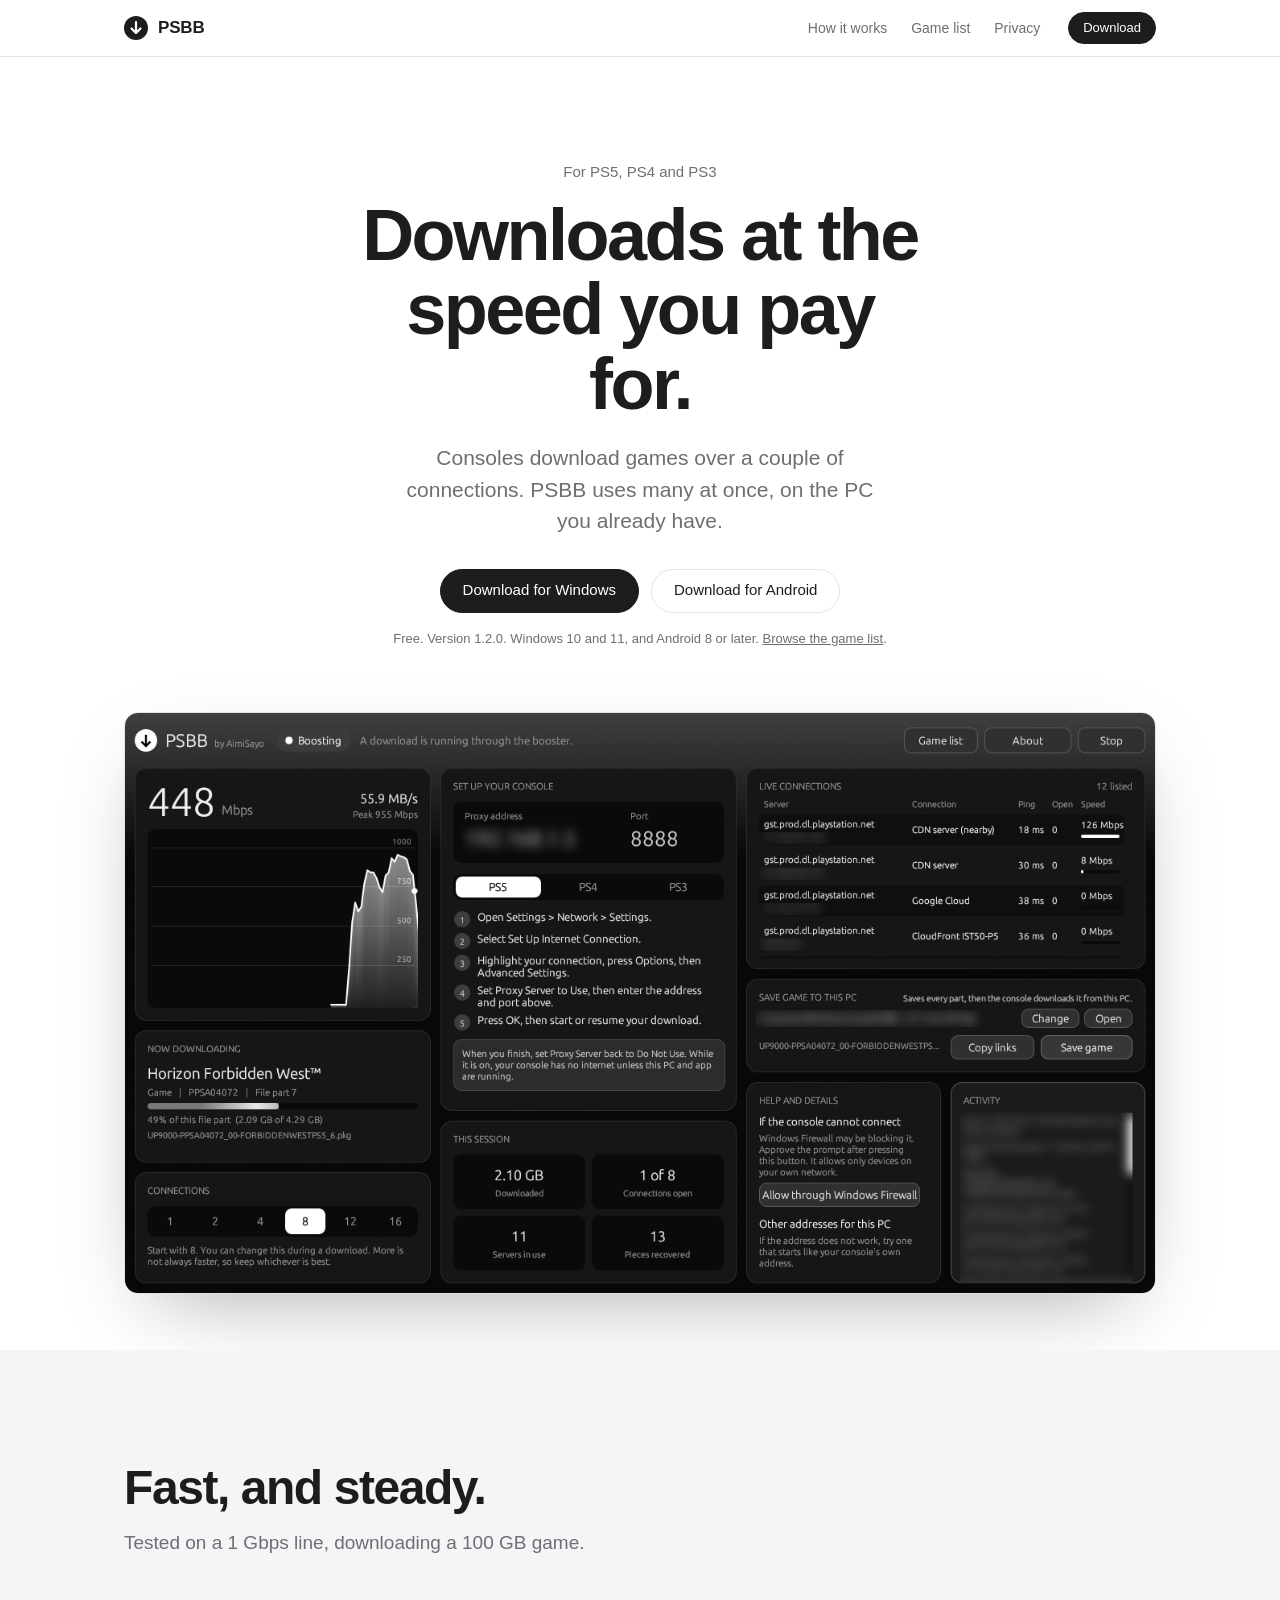
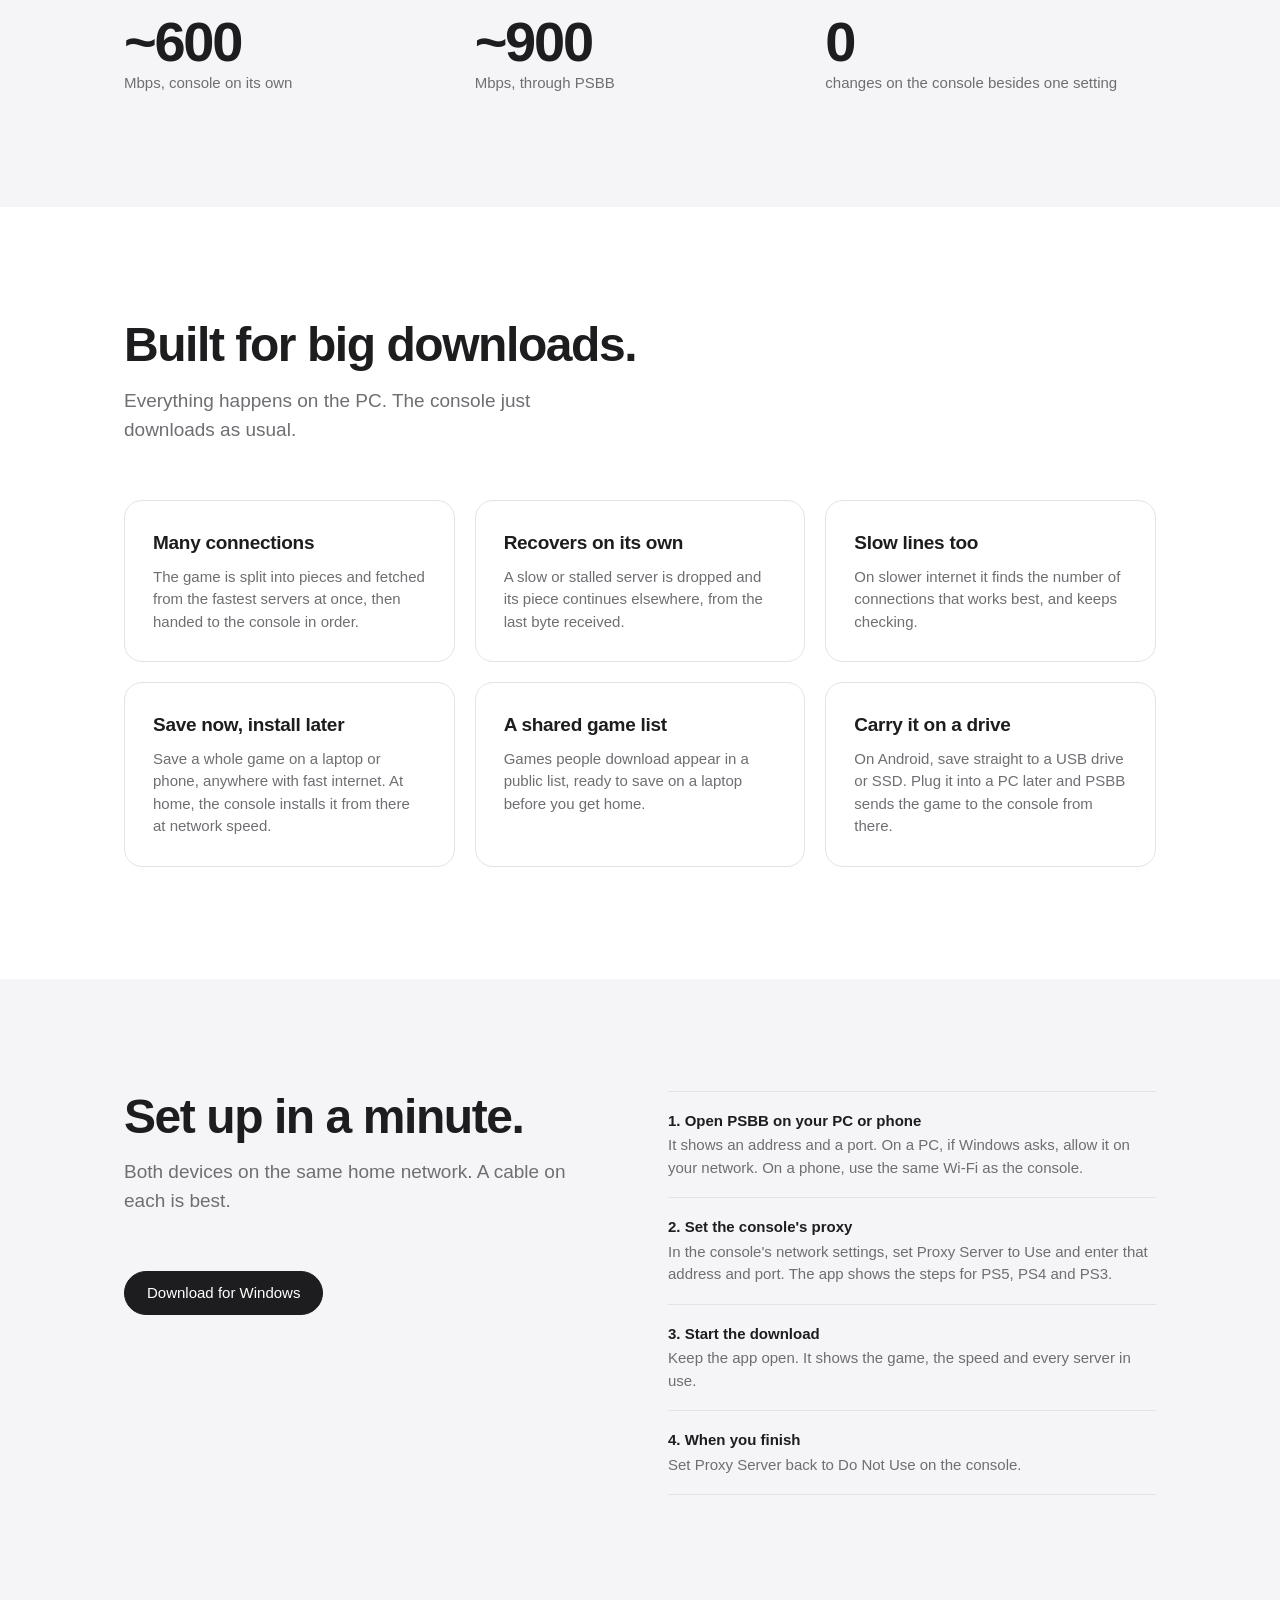
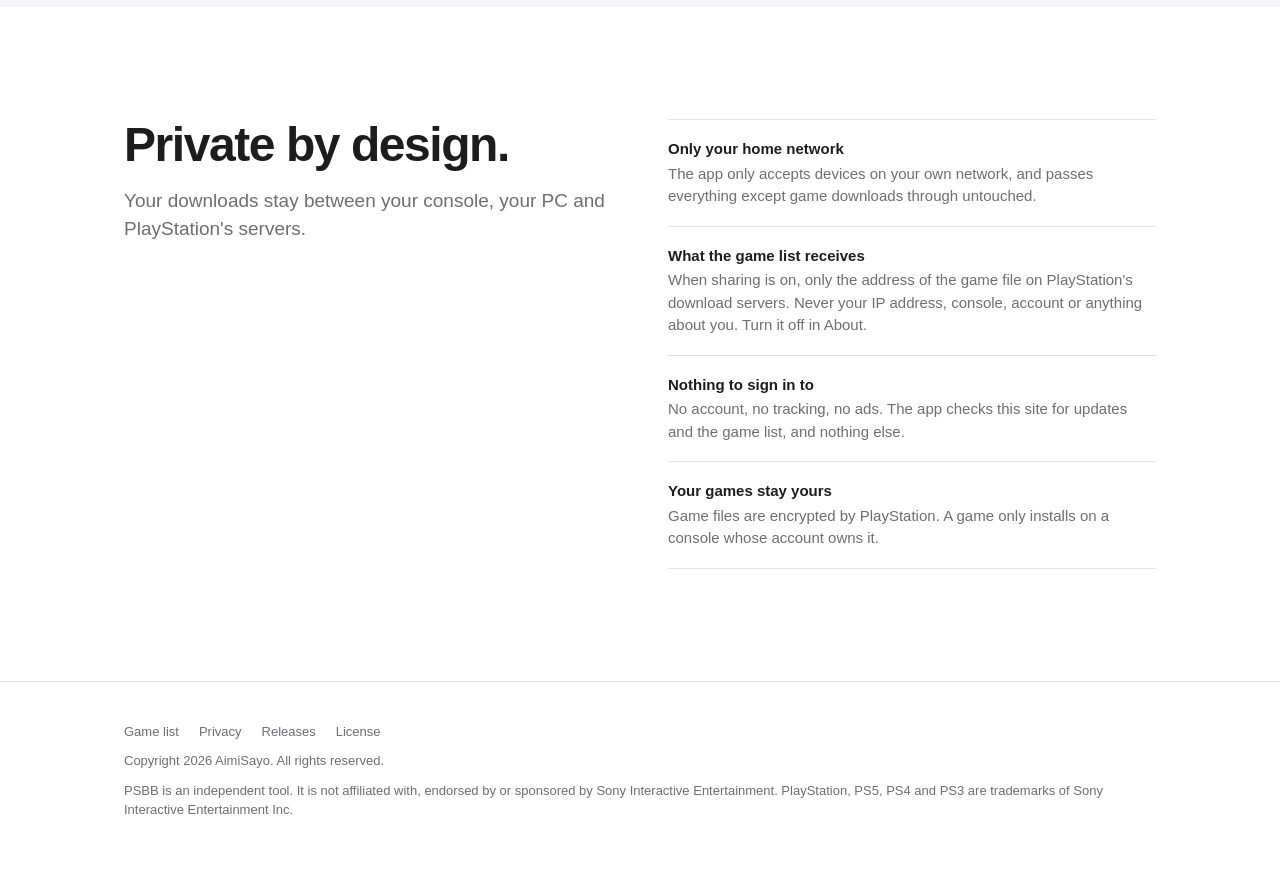
<file: docs/index.html>
<!doctype html>
<html lang="en">
<head>
<meta charset="utf-8">
<meta name="viewport" content="width=device-width, initial-scale=1">
<title>PSBB: faster console downloads</title>
<meta name="description" content="PSBB is a free Windows app that speeds up PS5, PS4 and PS3 game downloads by fetching them over many connections, and can save a game on a PC to install later.">
<link rel="icon" href="favicon.svg" type="image/svg+xml">
<link rel="stylesheet" href="style.css">
<meta name="theme-color" content="#000000">
<link rel="canonical" href="https://psbb.aimisayo.com/">
<meta property="og:type" content="website">
<meta property="og:site_name" content="PSBB">
<meta property="og:title" content="PSBB: faster console downloads">
<meta property="og:description" content="Free app for Windows and Android that speeds up PS5, PS4 and PS3 game downloads, and saves games to install later.">
<meta property="og:url" content="https://psbb.aimisayo.com/">
<meta property="og:image" content="https://psbb.aimisayo.com/assets/og.png">
<meta property="og:image:width" content="1200">
<meta property="og:image:height" content="630">
<meta property="og:image:alt" content="PSBB: downloads at the speed you pay for.">
<meta name="twitter:card" content="summary_large_image">
<meta name="twitter:title" content="PSBB: faster console downloads">
<meta name="twitter:description" content="Free app for Windows and Android that speeds up PS5, PS4 and PS3 game downloads, and saves games to install later.">
<meta name="twitter:image" content="https://psbb.aimisayo.com/assets/og.png">
</head>
<body>
<header class="nav">
  <div class="wrap">
    <a class="brand" href="./"><svg viewBox="0 0 24 24" aria-hidden="true"><circle cx="12" cy="12" r="12" fill="currentColor"/><path d="M12 6v11M7.5 12.5 12 17l4.5-4.5" stroke="var(--bg)" stroke-width="2.2" fill="none" stroke-linecap="round" stroke-linejoin="round"/></svg>PSBB</a>
    <nav class="nav-links">
      <a href="#how" class="hide-sm">How it works</a>
      <a href="games.html">Game list</a>
      <a href="#privacy" class="hide-sm">Privacy</a>
    </nav>
    <a class="button" href="https://github.com/AIMI-SAYO/psbb/releases/latest/download/PSBB.exe">Download</a>
  </div>
</header>

<main>
  <section class="hero">
    <div class="wrap">
      <p class="eyebrow">For PS5, PS4 and PS3</p>
      <h1>Downloads at the speed you pay for.</h1>
      <p class="lead">Consoles download games over a couple of connections. PSBB uses many at once, on the PC you already have.</p>
      <div class="actions">
        <a class="button" href="https://github.com/AIMI-SAYO/psbb/releases/latest/download/PSBB.exe">Download for Windows</a>
        <a class="button quiet" href="https://github.com/AIMI-SAYO/psbb/releases/latest/download/PSBB.apk">Download for Android</a>
      </div>
      <p class="fine">Free. Version <span id="ver">1.2.0</span>. Windows 10 and 11, and Android 8 or later. <a href="games.html">Browse the game list</a>.</p>
      <div class="shot"><img src="assets/app.png" width="1280" height="720" alt="The PSBB window during a download, showing speed, the game, live connections and the setup steps"></div>
    </div>
  </section>

  <section class="block soft">
    <div class="wrap">
      <h2>Fast, and steady.</h2>
      <p class="section-lead">Tested on a 1 Gbps line, downloading a 100 GB game.</p>
      <div class="figures">
        <div class="figure"><strong>~600</strong><span>Mbps, console on its own</span></div>
        <div class="figure"><strong>~900</strong><span>Mbps, through PSBB</span></div>
        <div class="figure"><strong>0</strong><span>changes on the console besides one setting</span></div>
      </div>
    </div>
  </section>

  <section class="block">
    <div class="wrap">
      <h2>Built for big downloads.</h2>
      <p class="section-lead">Everything happens on the PC. The console just downloads as usual.</p>
      <div class="grid">
        <div class="tile"><h3>Many connections</h3><p>The game is split into pieces and fetched from the fastest servers at once, then handed to the console in order.</p></div>
        <div class="tile"><h3>Recovers on its own</h3><p>A slow or stalled server is dropped and its piece continues elsewhere, from the last byte received.</p></div>
        <div class="tile"><h3>Slow lines too</h3><p>On slower internet it finds the number of connections that works best, and keeps checking.</p></div>
        <div class="tile"><h3>Save now, install later</h3><p>Save a whole game on a laptop or phone, anywhere with fast internet. At home, the console installs it from there at network speed.</p></div>
        <div class="tile"><h3>A shared game list</h3><p>Games people download appear in a public list, ready to save on a laptop before you get home.</p></div>
        <div class="tile"><h3>Carry it on a drive</h3><p>On Android, save straight to a USB drive or SSD. Plug it into a PC later and PSBB sends the game to the console from there.</p></div>
      </div>
    </div>
  </section>

  <section class="block soft" id="how">
    <div class="wrap split">
      <div>
        <h2>Set up in a minute.</h2>
        <p class="section-lead">Both devices on the same home network. A cable on each is best.</p>
        <a class="button" href="https://github.com/AIMI-SAYO/psbb/releases/latest/download/PSBB.exe">Download for Windows</a>
      </div>
      <ul class="list">
        <li><b>1. Open PSBB on your PC or phone</b>It shows an address and a port. On a PC, if Windows asks, allow it on your network. On a phone, use the same Wi-Fi as the console.</li>
        <li><b>2. Set the console's proxy</b>In the console's network settings, set Proxy Server to Use and enter that address and port. The app shows the steps for PS5, PS4 and PS3.</li>
        <li><b>3. Start the download</b>Keep the app open. It shows the game, the speed and every server in use.</li>
        <li><b>4. When you finish</b>Set Proxy Server back to Do Not Use on the console.</li>
      </ul>
    </div>
  </section>

  <section class="block" id="privacy">
    <div class="wrap split">
      <div>
        <h2>Private by design.</h2>
        <p class="section-lead">Your downloads stay between your console, your PC and PlayStation's servers.</p>
      </div>
      <ul class="list">
        <li><b>Only your home network</b>The app only accepts devices on your own network, and passes everything except game downloads through untouched.</li>
        <li><b>What the game list receives</b>When sharing is on, only the address of the game file on PlayStation's download servers. Never your IP address, console, account or anything about you. Turn it off in About.</li>
        <li><b>Nothing to sign in to</b>No account, no tracking, no ads. The app checks this site for updates and the game list, and nothing else.</li>
        <li><b>Your games stay yours</b>Game files are encrypted by PlayStation. A game only installs on a console whose account owns it.</li>
      </ul>
    </div>
  </section>
</main>

<footer>
  <div class="wrap">
    <nav><a href="games.html">Game list</a><a href="#privacy">Privacy</a><a href="https://github.com/AIMI-SAYO/psbb/releases">Releases</a><a href="https://github.com/AIMI-SAYO/psbb/blob/main/LICENSE">License</a></nav>
    <div>Copyright 2026 AimiSayo. All rights reserved.</div>
    <div>PSBB is an independent tool. It is not affiliated with, endorsed by or sponsored by Sony Interactive Entertainment. PlayStation, PS5, PS4 and PS3 are trademarks of Sony Interactive Entertainment Inc.</div>
  </div>
</footer>
<script>
fetch("version.json").then(r => r.json()).then(v => { if (v.version) document.getElementById("ver").textContent = v.version; }).catch(() => {});
</script>
</body>
</html>
</file>
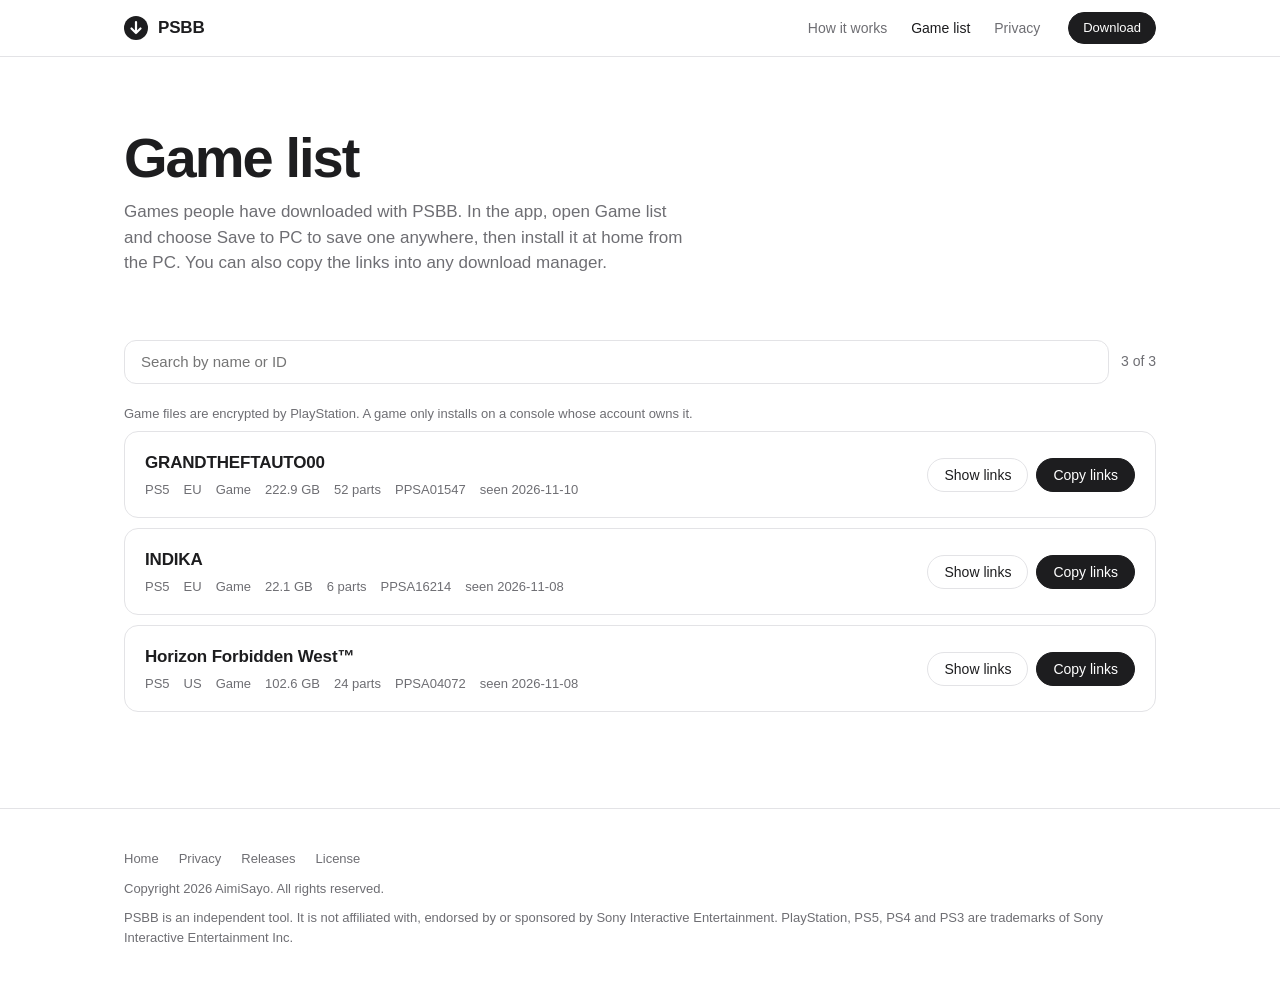
<file: docs/games.html>
<!doctype html>
<html lang="en">
<head>
<meta charset="utf-8">
<meta name="viewport" content="width=device-width, initial-scale=1">
<title>Game list | PSBB</title>
<meta name="description" content="Games people have downloaded with PSBB, with their file links, ready to save on a PC.">
<link rel="icon" href="favicon.svg" type="image/svg+xml">
<link rel="stylesheet" href="style.css">
<meta name="theme-color" content="#000000">
<link rel="canonical" href="https://psbb.aimisayo.com/games.html">
<meta property="og:type" content="website">
<meta property="og:site_name" content="PSBB">
<meta property="og:title" content="Game list | PSBB">
<meta property="og:description" content="Games people have downloaded with PSBB, ready to save on a PC or phone and install at home.">
<meta property="og:url" content="https://psbb.aimisayo.com/games.html">
<meta property="og:image" content="https://psbb.aimisayo.com/assets/og.png">
<meta property="og:image:width" content="1200">
<meta property="og:image:height" content="630">
<meta property="og:image:alt" content="PSBB: downloads at the speed you pay for.">
<meta name="twitter:card" content="summary_large_image">
<meta name="twitter:title" content="Game list | PSBB">
<meta name="twitter:description" content="Games people have downloaded with PSBB, ready to save on a PC or phone and install at home.">
<meta name="twitter:image" content="https://psbb.aimisayo.com/assets/og.png">
</head>
<body>
<header class="nav">
  <div class="wrap">
    <a class="brand" href="./"><svg viewBox="0 0 24 24" aria-hidden="true"><circle cx="12" cy="12" r="12" fill="currentColor"/><path d="M12 6v11M7.5 12.5 12 17l4.5-4.5" stroke="var(--bg)" stroke-width="2.2" fill="none" stroke-linecap="round" stroke-linejoin="round"/></svg>PSBB</a>
    <nav class="nav-links">
      <a href="./#how" class="hide-sm">How it works</a>
      <a href="games.html" style="color:var(--text)">Game list</a>
      <a href="./#privacy" class="hide-sm">Privacy</a>
    </nav>
    <a class="button" href="https://github.com/AIMI-SAYO/psbb/releases/latest/download/PSBB.exe">Download</a>
  </div>
</header>

<main class="wrap">
  <div class="page-head">
    <h1>Game list</h1>
    <p>Games people have downloaded with PSBB. In the app, open Game list and choose Save to PC to save one anywhere, then install it at home from the PC. You can also copy the links into any download manager.</p>
  </div>
  <div class="toolbar">
    <input class="search" id="q" type="search" placeholder="Search by name or ID" autocomplete="off">
    <span class="count" id="count"></span>
  </div>
  <p class="notice">Game files are encrypted by PlayStation. A game only installs on a console whose account owns it.</p>
  <div class="games" id="games"><div class="empty">Loading the list...</div></div>
</main>

<footer>
  <div class="wrap">
    <nav><a href="./">Home</a><a href="./#privacy">Privacy</a><a href="https://github.com/AIMI-SAYO/psbb/releases">Releases</a><a href="https://github.com/AIMI-SAYO/psbb/blob/main/LICENSE">License</a></nav>
    <div>Copyright 2026 AimiSayo. All rights reserved.</div>
    <div>PSBB is an independent tool. It is not affiliated with, endorsed by or sponsored by Sony Interactive Entertainment. PlayStation, PS5, PS4 and PS3 are trademarks of Sony Interactive Entertainment Inc.</div>
  </div>
</footer>
<script src="games.js"></script>
</body>
</html>
</file>
<file: docs/style.css>
:root {
  --bg: #ffffff;
  --bg-soft: #f5f5f7;
  --text: #1d1d1f;
  --muted: #6e6e73;
  --line: #e3e3e6;
  --card: #ffffff;
  --button: #1d1d1f;
  --button-text: #ffffff;
  --radius: 18px;
  --width: 1080px;
  color-scheme: light;
}

@media (prefers-color-scheme: dark) {
  :root:not([data-theme="light"]) {
    --bg: #000000;
    --bg-soft: #0f0f10;
    --text: #f5f5f7;
    --muted: #a1a1a6;
    --line: #2a2a2d;
    --card: #141415;
    --button: #f5f5f7;
    --button-text: #000000;
    color-scheme: dark;
  }
}

* { box-sizing: border-box; }

html { -webkit-text-size-adjust: 100%; }

body {
  margin: 0;
  background: var(--bg);
  color: var(--text);
  font-family: -apple-system, BlinkMacSystemFont, "SF Pro Text", "Segoe UI Variable Text", "Segoe UI", Inter, Roboto, "Helvetica Neue", Arial, sans-serif;
  font-size: 17px;
  line-height: 1.5;
  -webkit-font-smoothing: antialiased;
}

a { color: inherit; }

.wrap { max-width: var(--width); margin: 0 auto; padding: 0 24px; }

/* Navigation */
.nav {
  position: sticky;
  top: 0;
  z-index: 10;
  background: color-mix(in srgb, var(--bg) 82%, transparent);
  backdrop-filter: saturate(180%) blur(18px);
  -webkit-backdrop-filter: saturate(180%) blur(18px);
  border-bottom: 1px solid var(--line);
}
.nav .wrap { display: flex; align-items: center; height: 56px; gap: 28px; }
.brand { display: flex; align-items: center; gap: 10px; font-weight: 600; text-decoration: none; letter-spacing: -0.01em; }
.brand svg { width: 24px; height: 24px; }
.nav-links { display: flex; gap: 24px; margin-left: auto; font-size: 14px; }
.nav-links a { text-decoration: none; color: var(--muted); }
.nav-links a:hover { color: var(--text); }

/* Buttons */
.button {
  display: inline-flex;
  align-items: center;
  justify-content: center;
  height: 44px;
  padding: 0 22px;
  border-radius: 999px;
  background: var(--button);
  color: var(--button-text);
  font-size: 15px;
  font-weight: 500;
  text-decoration: none;
  border: 1px solid var(--button);
  cursor: pointer;
  transition: opacity 0.15s ease;
}
.button:hover { opacity: 0.85; }
.button.quiet { background: transparent; color: var(--text); border-color: var(--line); }
.button.quiet:hover { opacity: 1; border-color: var(--muted); }
.button.small { height: 34px; padding: 0 16px; font-size: 14px; }
.nav .button { height: 32px; padding: 0 14px; font-size: 13px; }

/* Hero */
.hero { padding: 104px 0 56px; text-align: center; }
.eyebrow { font-size: 15px; color: var(--muted); margin: 0 0 14px; font-weight: 500; }
h1 {
  font-size: clamp(40px, 7vw, 72px);
  line-height: 1.04;
  letter-spacing: -0.035em;
  font-weight: 700;
  margin: 0 auto 20px;
  max-width: 14ch;
}
.lead { font-size: clamp(18px, 2.2vw, 21px); color: var(--muted); max-width: 40ch; margin: 0 auto 32px; }
.actions { display: flex; gap: 12px; justify-content: center; flex-wrap: wrap; }
.fine { font-size: 13px; color: var(--muted); margin-top: 16px; }

.shot { margin: 64px auto 0; max-width: 1040px; }
.shot img {
  width: 100%;
  height: auto;
  display: block;
  border-radius: 14px;
  border: 1px solid var(--line);
  box-shadow: 0 30px 80px -30px rgba(0, 0, 0, 0.35);
}

/* Sections */
section.block { padding: 112px 0; }
section.soft { background: var(--bg-soft); }
h2 { font-size: clamp(30px, 4.4vw, 48px); line-height: 1.08; letter-spacing: -0.03em; margin: 0 0 16px; font-weight: 700; }
.section-lead { color: var(--muted); font-size: 19px; max-width: 46ch; margin: 0 0 56px; }

.grid { display: grid; grid-template-columns: repeat(3, 1fr); gap: 20px; }
.tile { background: var(--card); border: 1px solid var(--line); border-radius: var(--radius); padding: 28px; }
.tile h3 { font-size: 19px; letter-spacing: -0.015em; margin: 0 0 8px; }
.tile p { margin: 0; color: var(--muted); font-size: 15px; }
.num { font-size: 13px; color: var(--muted); font-variant-numeric: tabular-nums; margin-bottom: 18px; display: block; }

.figures { display: grid; grid-template-columns: repeat(3, 1fr); gap: 20px; margin-top: 8px; }
.figure strong { display: block; font-size: clamp(36px, 5vw, 56px); letter-spacing: -0.04em; line-height: 1; font-weight: 700; }
.figure span { color: var(--muted); font-size: 15px; }

.split { display: grid; grid-template-columns: 1fr 1fr; gap: 56px; align-items: start; }
.list { margin: 0; padding: 0; list-style: none; border-top: 1px solid var(--line); }
.list li { padding: 18px 0; border-bottom: 1px solid var(--line); color: var(--muted); font-size: 15px; }
.list li b { color: var(--text); font-weight: 600; display: block; margin-bottom: 2px; }

/* Footer */
footer { border-top: 1px solid var(--line); padding: 40px 0 56px; font-size: 13px; color: var(--muted); }
footer .wrap { display: grid; gap: 10px; }
footer nav { display: flex; gap: 20px; flex-wrap: wrap; }
footer a { text-decoration: none; }
footer a:hover { color: var(--text); }

/* Game list page */
.page-head { padding: 72px 0 32px; }
.page-head h1 { text-align: left; margin: 0 0 12px; max-width: none; font-size: clamp(36px, 5vw, 56px); }
.page-head p { color: var(--muted); margin: 0; max-width: 60ch; }
.toolbar { display: flex; gap: 12px; align-items: center; margin: 32px 0 20px; flex-wrap: wrap; }
.search {
  flex: 1 1 280px;
  height: 44px;
  border-radius: 12px;
  border: 1px solid var(--line);
  background: var(--card);
  color: var(--text);
  padding: 0 16px;
  font: inherit;
  font-size: 15px;
  outline: none;
}
.search:focus { border-color: var(--muted); }
.count { color: var(--muted); font-size: 14px; margin-left: auto; }
.games { display: grid; gap: 10px; padding-bottom: 96px; }
.game {
  display: grid;
  grid-template-columns: 1fr auto;
  gap: 16px;
  align-items: center;
  border: 1px solid var(--line);
  border-radius: 14px;
  padding: 18px 20px;
  background: var(--card);
}
.game h3 { margin: 0 0 4px; font-size: 17px; letter-spacing: -0.01em; }
.meta { color: var(--muted); font-size: 13px; display: flex; flex-wrap: wrap; gap: 6px 14px; }
.game .buttons { display: flex; gap: 8px; }
.links { grid-column: 1 / -1; margin: 6px 0 0; padding: 12px 14px; border-radius: 10px; background: var(--bg-soft); font: 12px/1.6 ui-monospace, SFMono-Regular, Consolas, monospace; overflow-x: auto; white-space: pre; display: none; }
.game.open .links { display: block; }
.empty { color: var(--muted); padding: 48px 0; text-align: center; }
.notice { color: var(--muted); font-size: 13px; margin: 0 0 8px; }

@media (max-width: 820px) {
  .grid, .figures, .split { grid-template-columns: 1fr; }
  .nav-links a.hide-sm { display: none; }
  section.block { padding: 80px 0; }
  .hero { padding: 72px 0 40px; }
  .game { grid-template-columns: 1fr; }
}
</file>
